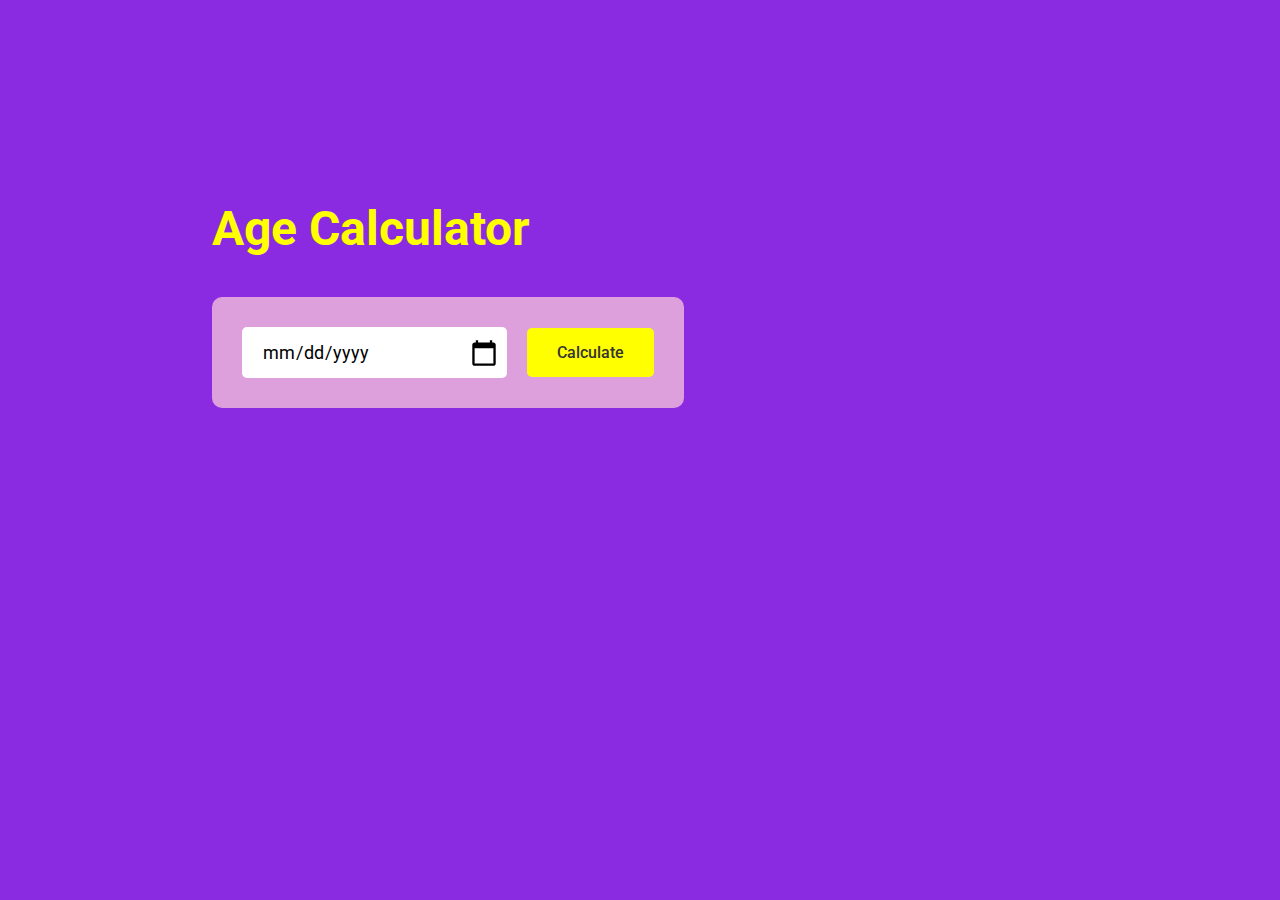
<file: Age Calculator/index.html>
<!DOCTYPE html>
<html lang="en">
<head>
    <meta charset="UTF-8">
    <meta name="viewport" content="width=device-width, initial-scale=1.0">
    <link rel="stylesheet" href="./style.css">
    <title>Age Calculator</title>
</head>
<body>
    <div class="container">
        <div class="heading">
            <h1>Age Calculator</h1>
        </div>
        <div class="date">
            <input type="date"  id="DOB">
            <button onclick="CalculateAge()">Calculate</button>
        </div>
        <p id="result"></p>
    </div>

    <script>

        let USerInput = document.getElementById("DOB")
        USerInput.max = new Date().toISOString().split("T")[0]
        let result = document.getElementById("result")

        function CalculateAge(){
            let BirthDate = new Date(USerInput.value)
            console.log(BirthDate)

            let d1 = BirthDate.getDate();
            let m1 = BirthDate.getMonth() + 1;
            let y1 = BirthDate.getFullYear();

            let today = new Date();

            let d2 = today.getDate();
            let m2 = today.getMonth() + 1;
            let y2 = today.getFullYear();

            let d3, m3, y3;

            y3 = y2 -y1;

            if(m2 >= m1){
                m3 = m2 - m1;
            }
            else{
                y3--
                m3 = 12 + m2 - m1;
            }

            if(d2 >= d1){
                d3 = d2 - d1;
            }
            else{
                m3--;
                d3 = getDays(y1, m1) + d2 - d1;
            }

            if(m3 < 0){
                m3 = 11;
                y3--;
            }
            result.innerHTML = `You are <span>${y3}</span> years, <span>${m3}</span> months, <span>${d3}</span> Days Old.` 
        }

        function getDays(year, month){
            return new Date(year, month, 0).getDate();
        }

    </script>
</body>
</html>
</file>
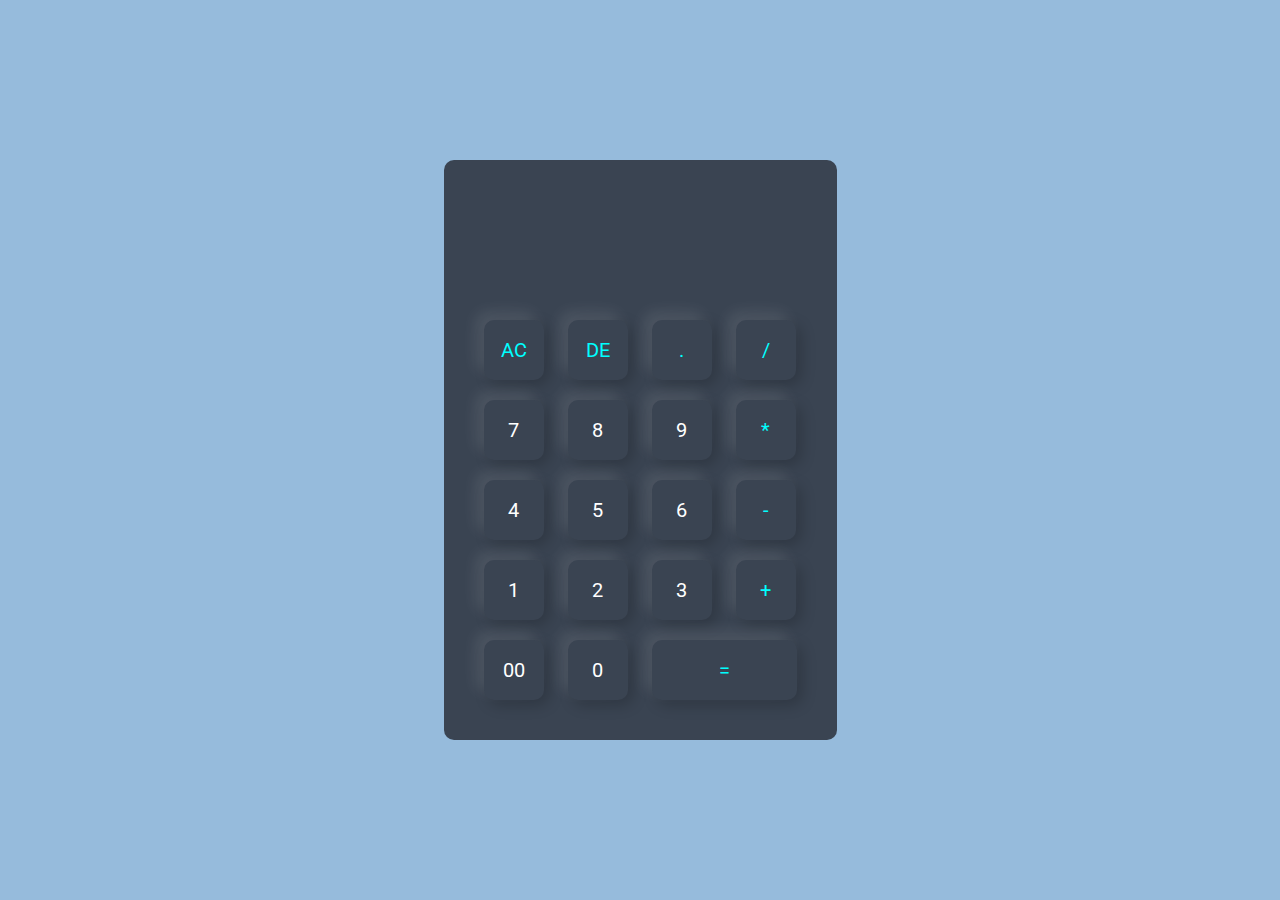
<file: Calculator/index.html>
<!DOCTYPE html>
<html lang="en">
<head>
    <meta charset="UTF-8">
    <meta name="viewport" content="width=device-width, initial-scale=1.0">
    <link rel="stylesheet" href="./style.css">
    <title>Calculator</title>
</head>
<body>
    <div class="container">
        <form>
            <div class="display">
                <input type="text" name="display" id="">
            </div>
            <div>
                <input type="button" value="AC" onclick="display.value = ''" class="operator">
                <input type="button" value="DE" onclick="display.value = display.value.toString().slice(0, -1)" class="operator">
                <input type="button" value="." onclick="display.value += '.'" class="operator">
                <input type="button" value="/" onclick="display.value += '/'" class="operator">
            </div>
            <div>
                <input type="button" value="7" onclick="display.value += '7'">
                <input type="button" value="8" onclick="display.value += '8'">
                <input type="button" value="9" onclick="display.value += '9'">
                <input type="button" value="*" onclick="display.value += '*'" class="operator">
            </div>
            <div>
                <input type="button" value="4" onclick="display.value += '4'">
                <input type="button" value="5" onclick="display.value += '5'">
                <input type="button" value="6" onclick="display.value += '6'">
                <input type="button" value="-" onclick="display.value += '-'" class="operator">
            </div>
            <div>
                <input type="button" value="1" onclick="display.value += '1'">
                <input type="button" value="2" onclick="display.value += '2'">
                <input type="button" value="3" onclick="display.value += '3'">
                <input type="button" value="+" onclick="display.value += '+'" class="operator">
            </div>
            <div>
                <input type="button" value="00" onclick="display.value += '00'">
                <input type="button" value="0" onclick="display.value += '0'">
                <input type="button" value="=" class="equal operator" onclick="display.value = eval(display.value)">
            </div>
        </form>
    </div>
</body>
</html>
</file>
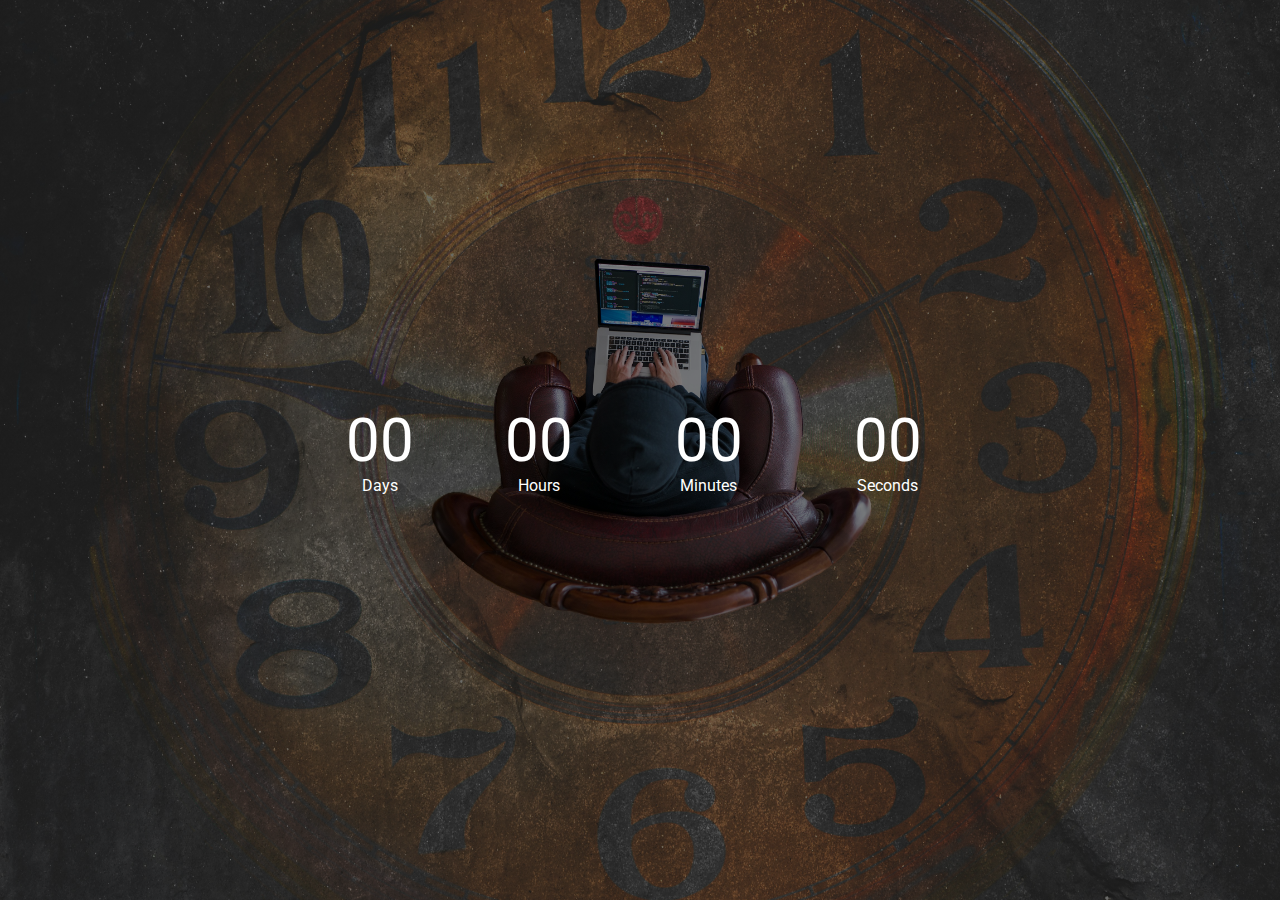
<file: date/index.html>
<!DOCTYPE html>
<html lang="en">
<head>
    <meta charset="UTF-8">
    <meta name="viewport" content="width=device-width, initial-scale=1.0">
    <link rel="stylesheet" href="./style.css">
    <title>Date</title>
</head>
<body>
    <div class="container">
        <div class="row">
            <div class="box">
                <p id="Day">00</p>
                <span>Days</span>
            </div>
            <div class="box">
                <p id="Hour">00</p>
                <span>Hours</span>
            </div>
            <div class="box">
                <p id="Minute">00</p>
                <span>Minutes</span>
            </div>
            <div class="box">
                <p id="Second">00</p>
                <span>Seconds</span>
            </div>
        </div>
    </div>

    <script> 
        var date = new Date("16 Feb, 2025").getTime();
        console.log(date)
        var x = setInterval(() => {
            var now = new Date().getTime();
            var distance = date - now;

            var day = Math.floor(distance/(1000*60*60*24))
            var hour = Math.floor(distance % (1000*60*60*24)/(1000*60*60))
            var minute = Math.floor(distance % (1000*60*60)/(1000*60))
            var second = Math.floor(distance % (1000*60)/(1000))
           
            document.getElementById("Day").innerHTML = day
            document.getElementById("Hour").innerHTML = hour
            document.getElementById("Minute").innerHTML = minute
            document.getElementById("Second").innerHTML = second
            
        },1000)

       
        // var x = setInterval(() => {
        //     var now = new Date()

        //     var day = now.getDate()
        //     var hour = now.getHours()
        //     var minute = now.getMinutes()
        //     var second = now.getSeconds()
        //     document.getElementById("Day").innerHTML = day
        //     document.getElementById("Hour").innerHTML = hour
        //     document.getElementById("Minute").innerHTML = minute
        //     document.getElementById("Second").innerHTML = second
        // },1000)
    </script>
</body>
</html>
</file>
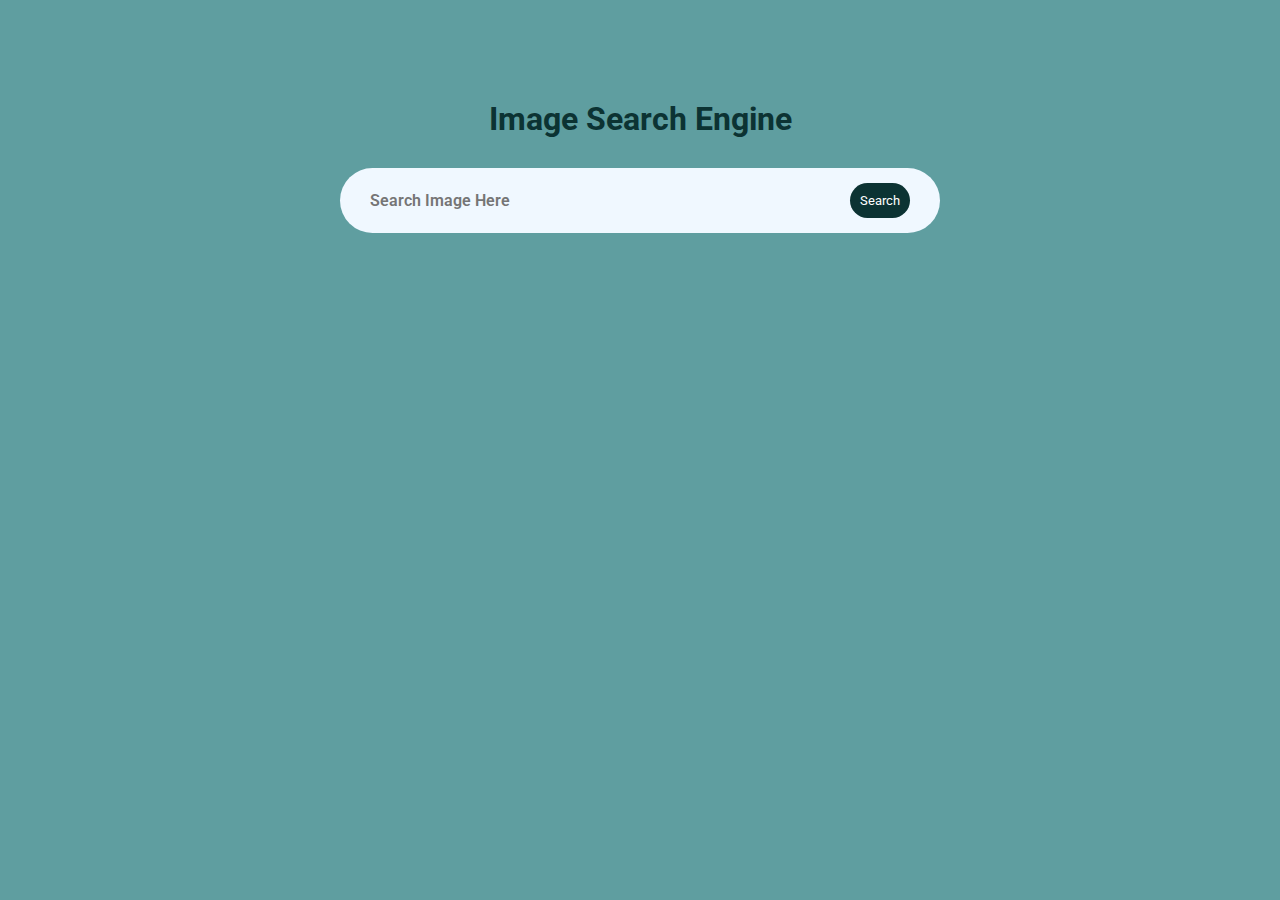
<file: Image search Engine/index.html>
<!DOCTYPE html>
<html lang="en">
<head>
    <meta charset="UTF-8">
    <meta name="viewport" content="width=device-width, initial-scale=1.0">
    <link rel="stylesheet" href="./style.css">
    <title>Image Search Engine</title>
</head>
<body>
    <div class="container">
        <h1>Image Search Engine</h1>

        <form id="search-form">
            <input type="text" id="search-pannel" placeholder="Search Image Here">
            <button class="btn">Search</button>
        </form>
        
       
    </div>
    <div id="search-result"> </div>
    <button class="btn show" id="show-more">Show More</button>

    <script src="./1.js"></script>
</body>
</html>
</file>
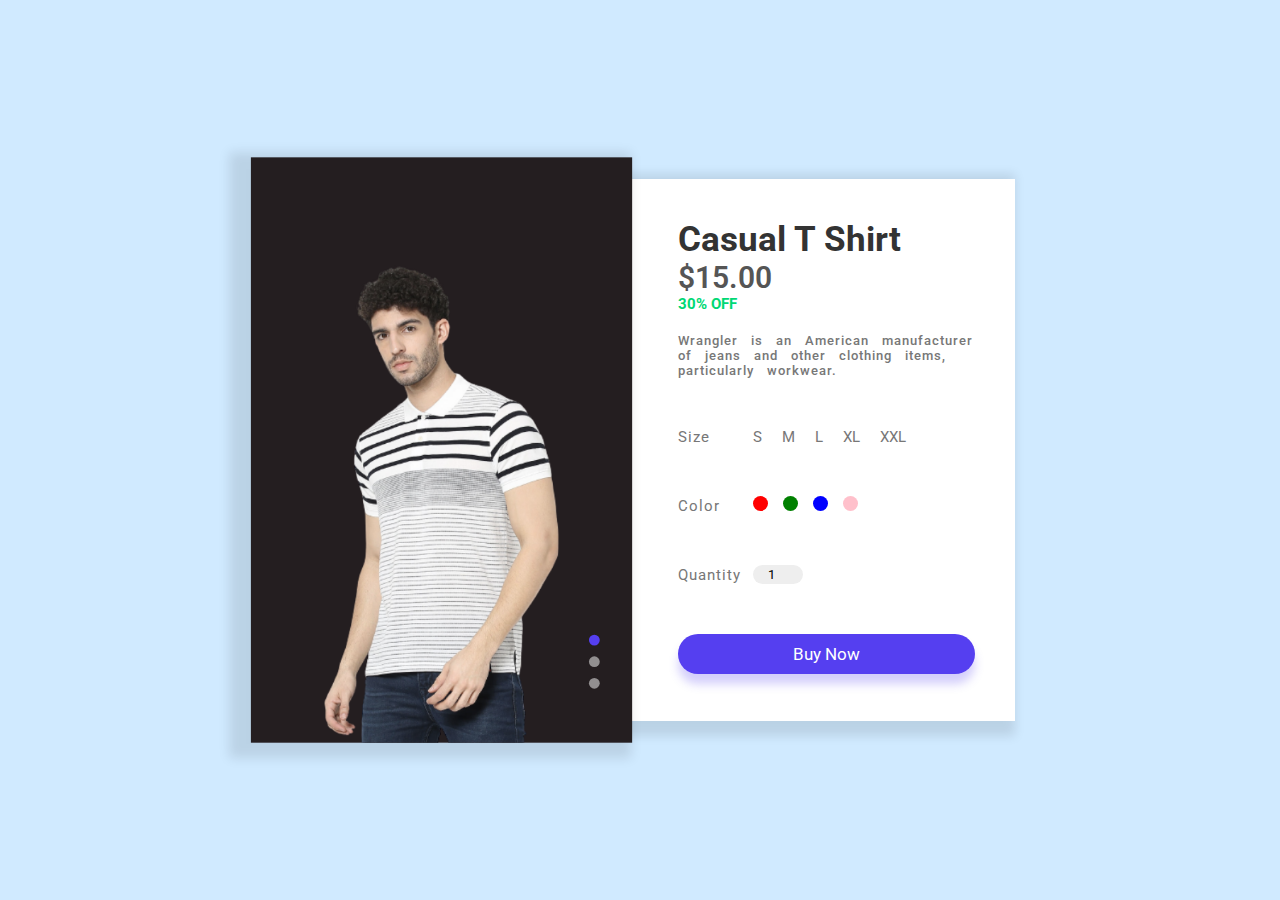
<file: Project-page/index.html>
<!DOCTYPE html>
<html lang="en">
<head>
    <meta charset="UTF-8">
    <meta name="viewport" content="width=device-width, initial-scale=1.0">
    <link rel="stylesheet" href="./style.css">
    <title>Project-page</title>
</head>
<body>
    <div class="container">
        <div class="product">
            <div class="image-box">
                <img src="./Images/image1.png" id="ProductImg">
                <div class="controls">
                    <span class="btn active"></span>
                    <span class="btn"></span>
                    <span class="btn"></span>
                </div>
            </div>
            <div class="details">       
                <h1>Casual T Shirt</h1>
                <h2>$15.00</h2>
                <h3>30% OFF</h3>
                <p>Wrangler is an American manufacturer of jeans and other clothing items, particularly workwear.</p>

                <form>
                    <div class="size-select">
                        <p>Size</p>
                        <label for="small">
                            <input type="radio" name="size" id="small">
                            <span>S</span>
                        </label>
                        <label for="medium">
                            <input type="radio" name="size" id="medium">
                            <span>M</span>
                        </label>
                        <label for="large">
                            <input type="radio" name="size" id="large">
                            <span>L</span>
                        </label>
                        <label for="x-large">
                            <input type="radio" name="size" id="x-large">
                            <span>XL</span>
                        </label>
                        <label for="xx-large">
                            <input type="radio" name="size" id="xx-large">
                            <span>XXL</span>
                        </label>
                    </div>

                    <div class="color-select">
                        <p>Color</p>
                        <label for="red">
                            <input type="radio" name="color" id="red">
                            <span class="color1"></span>
                        </label>
                        <label for="green">
                            <input type="radio" name="color" id="green">
                            <span class="color2"></span>
                        </label>
                        <label for="blue">
                            <input type="radio" name="color" id="blue">
                            <span class="color3"></span>
                        </label>
                        <label for="pink">
                            <input type="radio" name="color" id="pink">
                            <span class="color4"></span>
                        </label>
                        </label>
                    </div>

                    <div class="quantity-select">
                        <p>Quantity</p>
                        <input type="number" value="1">
                    </div>

                    <button>Buy Now</button>
                </form>
            </div>
        </div>
      
    </div>

    <script>

        let Image = document.getElementById("ProductImg");
        let btn = document.getElementsByClassName("btn");


        btn[0].onclick = function(){
            Image.src = "./Images/image1.png";

            for(a of btn){
                a.classList.remove("active");
            }
            this.classList.add("active")
        }
        btn[1].onclick = function(){
            Image.src = "./Images/image2.png";

            for(a of btn){
                a.classList.remove("active");
            }
            this.classList.add("active")
        }
        btn[2].onclick = function(){
            Image.src = "./Images/image3.png";

            for(a of btn){
                a.classList.remove("active");
            }
            this.classList.add("active")
        }

    </script>
</body>
</html>
</file>
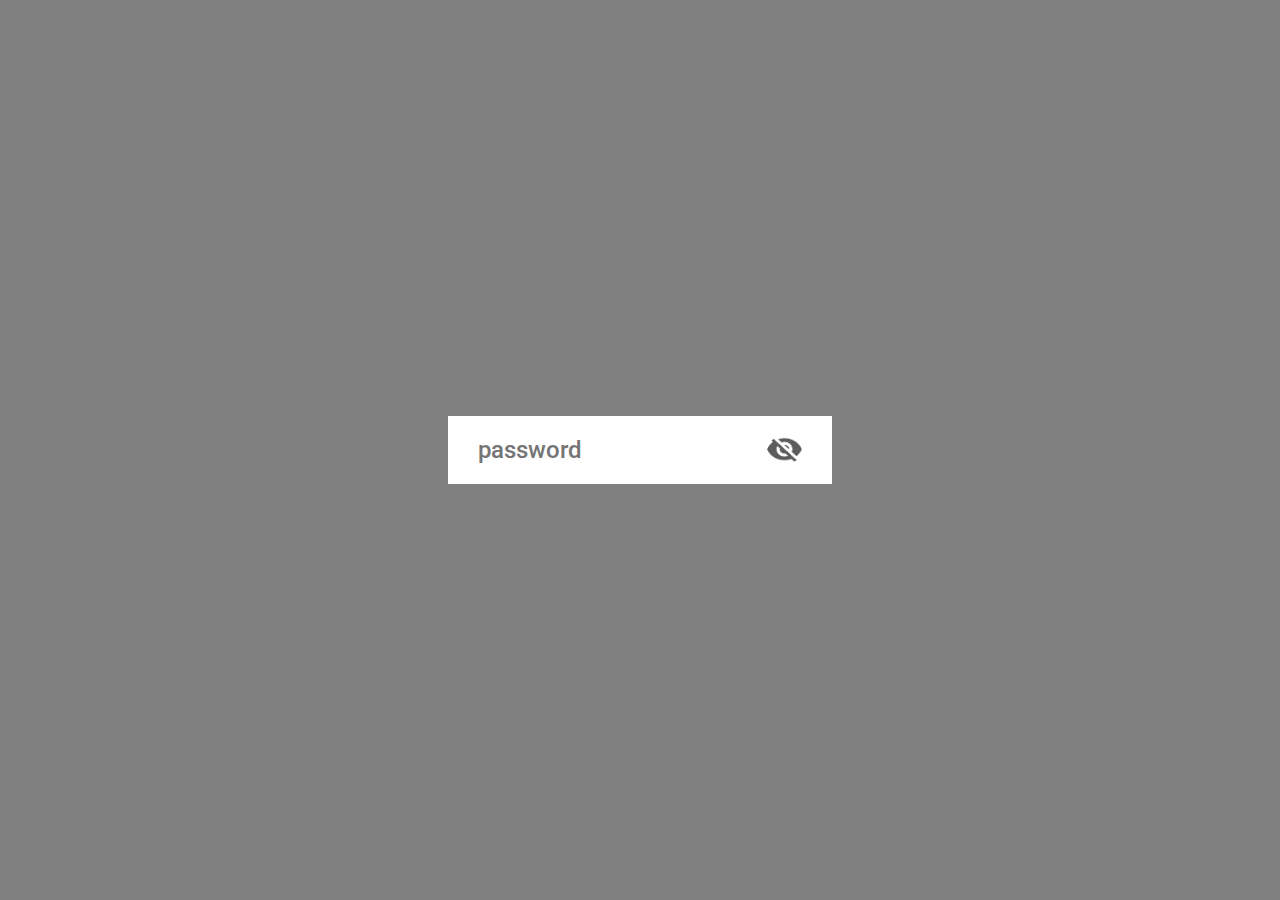
<file: PWD Toggel/index.html>
<!DOCTYPE html>
<html lang="en">
<head>
    <meta charset="UTF-8">
    <meta name="viewport" content="width=device-width, initial-scale=1.0">
    <link rel="stylesheet" href="./style.css">
    <title>PWD Toggel</title>
</head>
<body>
    <div class="container">
        <div class="input-box">
            <input type="password" placeholder="password" required id="password">
            <img src="./eye-close.png" id="eyeicon">
        </div>
    </div>

    <script>
        let eyeicon = document.getElementById("eyeicon")
        let password = document.getElementById("password")

        eyeicon.onclick = function(){
            if(password.type == "password"){
                password.type = "text";
                eyeicon.src = "./eye-open.png"
            }
            else{
                password.type = "password"
                eyeicon.src = "eye-close.png"
            }
        }
    </script>
</body>
</html>
</file>
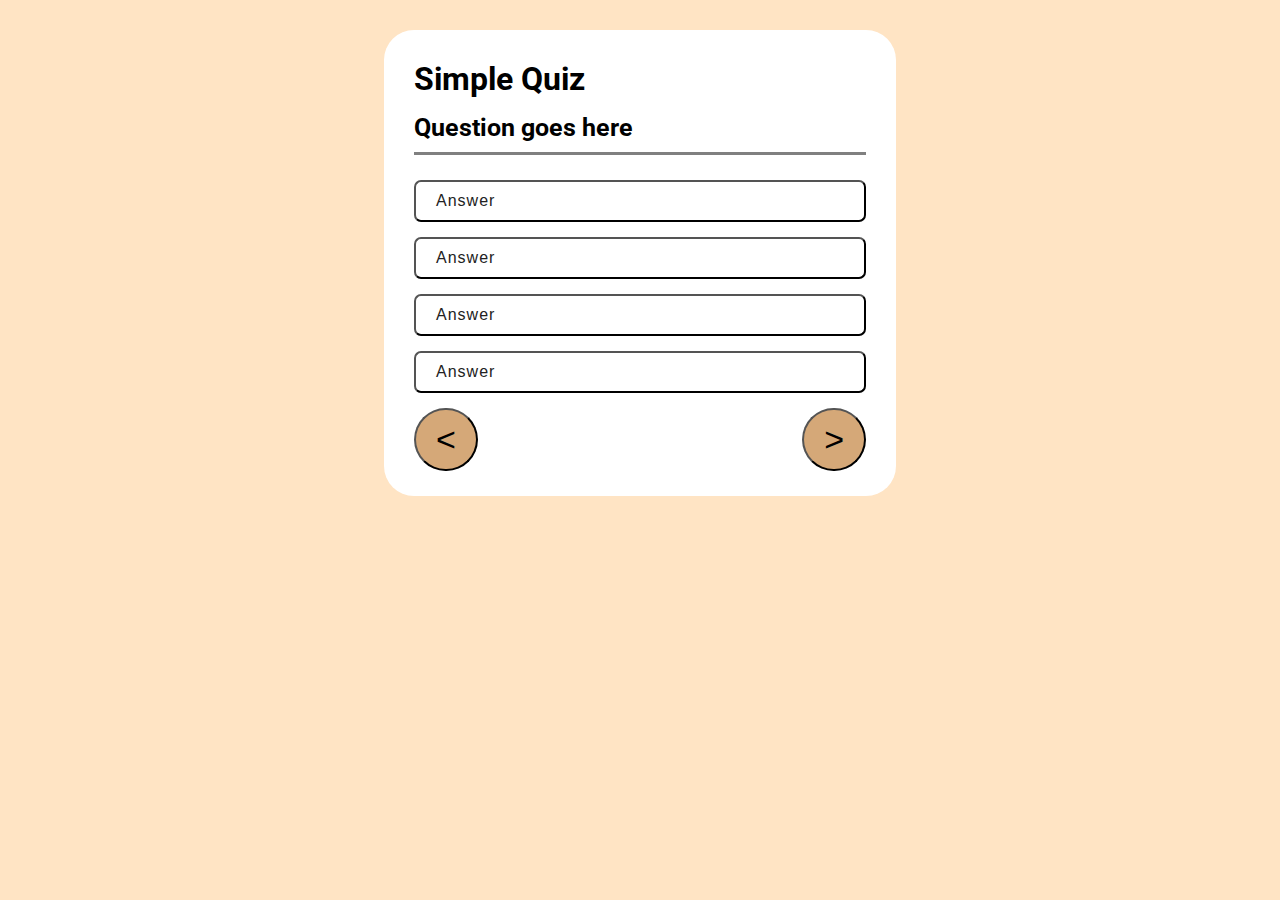
<file: Simple Quiz/index.html>
<!DOCTYPE html>
<html lang="en">
<head>
    <meta charset="UTF-8">
    <meta name="viewport" content="width=device-width, initial-scale=1.0">
    <link rel="stylesheet" href="./style.css">
    <title>Simple Quiz</title>
</head>
<body>
    <div class="app">
        <h1>Simple Quiz</h1>
        <div class="Quiz">
            <h3 id="que">Question goes here</h3>
            <div id="answer-btn">
                <button class="btn">Answer</button>
                <button class="btn">Answer</button>
                <button class="btn">Answer</button>
                <button class="btn">Answer</button>
            </div>
            <button class="back thing"><</button>
            <button class="next thing">></button>
        </div>
        
    </div>
    
    <script src="./1.js"></script>
</body>
</html>
</file>
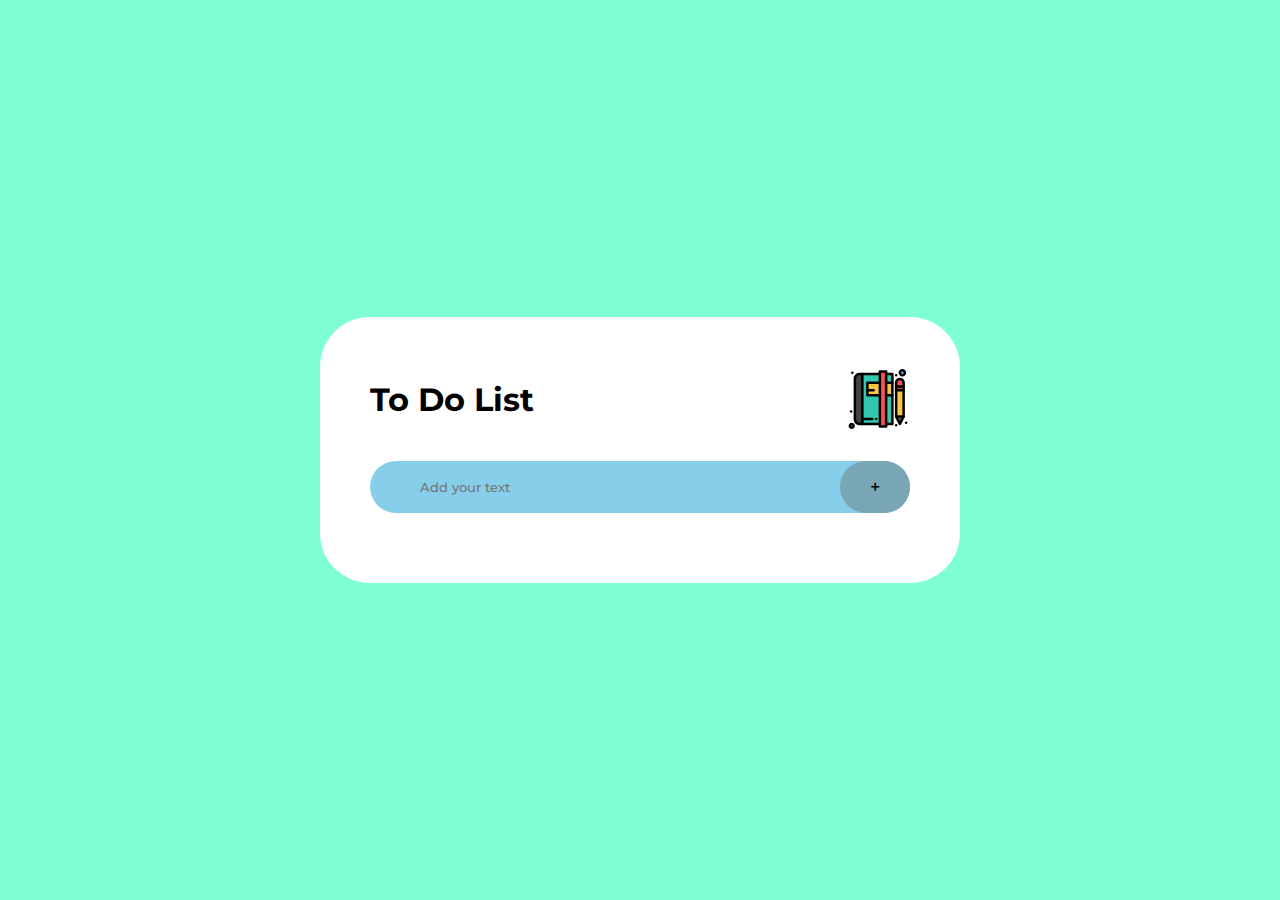
<file: To-do List/index.html>
<!DOCTYPE html>
<html lang="en">
<head>
    <meta charset="UTF-8">
    <meta name="viewport" content="width=device-width, initial-scale=1.0">
    <link rel="stylesheet" href="CSS/style.css">
    <title>To-do List</title>
</head>
<body>
    <div class="container">
        <div class="todo">
            <h1>To Do List</h1>
            <img src="./icons8-notepad-64.png" alt="Invalid-image">
        </div>

        <div class="row">
            <input type="text" id="input-box" placeholder="Add your text">
            <button onclick="addTask()">+</button>
        </div>
        
        <ul id="list-container">
           <!-- <li class="checked">Task 1</li>
           <li>Task 2</li>
           <li>Task 3</li> -->
        </ul>
    </div>

    <script src="1.js"></script>
</body>
</html>
</file>
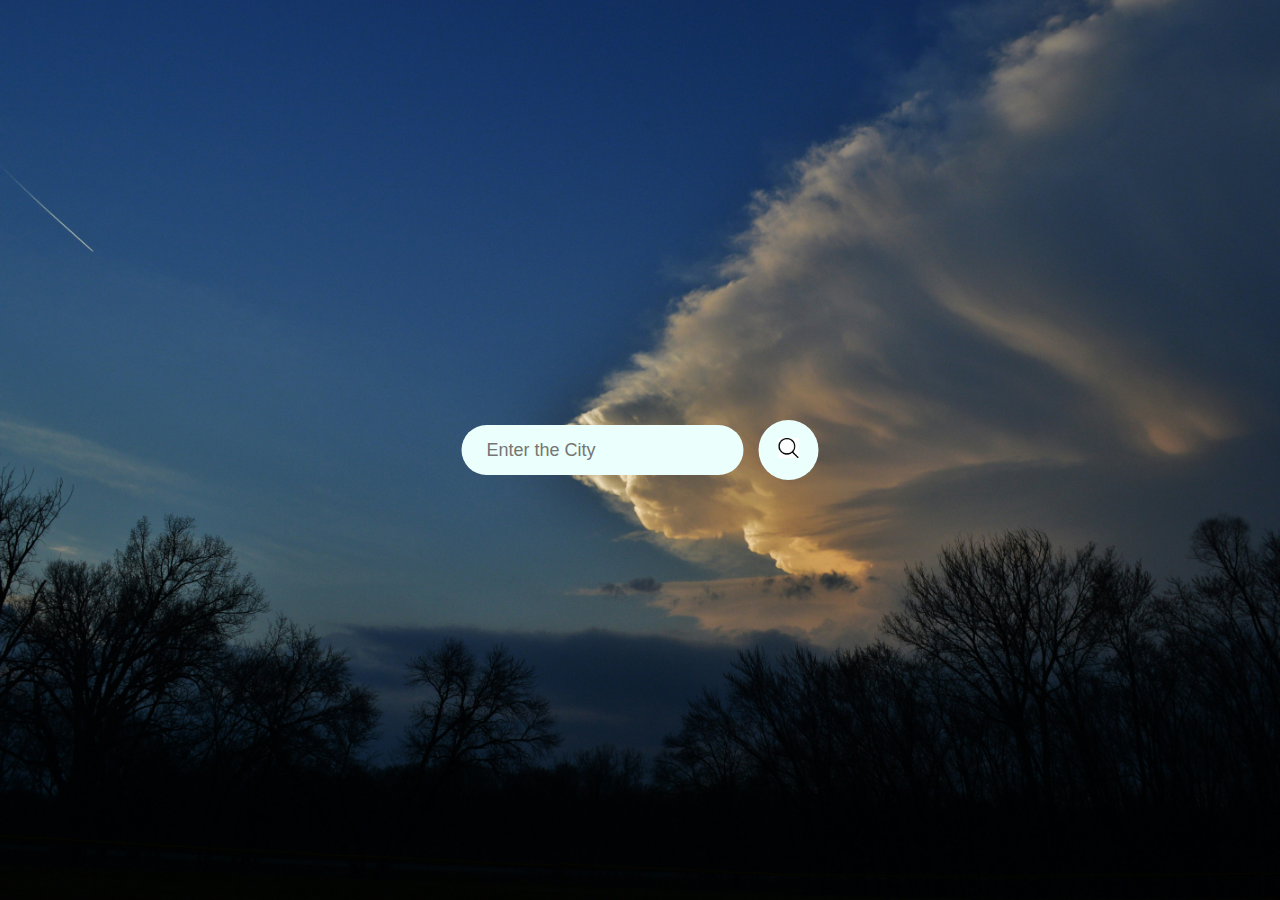
<file: Whether/index.html>
<!DOCTYPE html>
<html lang="en">
<head>
    <meta charset="UTF-8">
    <meta name="viewport" content="width=device-width, initial-scale=1.0">
    <link rel="stylesheet" href="CSS/Style.css">
    <title>Whether Status</title>
</head>
<body>
    <div class="container">  

        <div class="nav">
            <input type="text" placeholder="Enter the City">
            <button>
                <img src="images/search.png" alt="Invalid-image">
            </button>
        </div>

        <div class="error">
            <p>Invalid City Name</p>
            <p>Please enter valid city name</p>
        </div>

        <div class="desc">
            <div class="whether">
                <img src="images/sun.png" alt="Invalid-image" class="whether-icon">
                <h1 class="temp">22°C</h1>
                <h2 class="city">New York</h2>
            </div>
    
            <div class="details">
                <div class="col">
                    <img src="images/humidity1.png" alt="Invalid-image">
                    <div>
                        <p class="humidity">50%</p>
                        <p>Humidity</p>
                    </div>
                </div>
    
                <div class="col">
                    <img src="images/wind3.gif" alt="Invalid-image">
                    <div>
                        <p class="wind">15 Km/h</p>
                        <p>Wind Speed</p>
                    </div>
                </div>
            </div>
        </div>

    </div>

    <script>

        const apikey = '241ca733c6a1770096499b716340b86f';
        const apiurl = 'https://api.openweathermap.org/data/2.5/weather?units=metric&q=';

        const searchbox = document.querySelector('.nav input');
        const searchbtn = document.querySelector('.nav button');
        const icon = document.querySelector('.whether-icon');

        async function checkwhether(city){
            const response = await fetch(apiurl + city + `&appid=${apikey}`);

            if(response.status == 404){
                document.querySelector(".error").style.display = "block";
                document.querySelector(".desc").style.display = "none";
            }
            else{
                var data = await response.json();

                document.querySelector(".city").innerHTML = data.name;
                document.querySelector(".temp").innerHTML = data.main.temp + "°C";
                document.querySelector(".humidity").innerHTML = data.main.humidity + " %";
                document.querySelector(".wind").innerHTML = data.wind.speed + " km/h";

                if(data.weather[0].main == "Clouds"){
                    icon.src = "images/clouds.png";
                }
                else if(data.weather[0].main == "Clear"){
                    icon.src = "images/sun.png";
                }
                else if(data.weather[0].main == "Rain"){
                    icon.src = "images/heavy-rain.png";
                }
                else if(data.weather[0].main == "Drizzle"){
                    icon.src = "images/drizzle.png";
                }
                else if(data.weather[0].main == "Mist"){
                    icon.src = "images/mist.png";
                }

                document.querySelector(".desc").style.display = "block";
                document.querySelector(".error").style.display = "none";
            }
        
        }

        searchbtn.addEventListener("click", () => {
            checkwhether(searchbox.value);
        })

    </script>

</body>
</html>
</file>
<file: Age Calculator/style.css>
@import url('https://fonts.googleapis.com/css2?family=Montserrat:ital,wght@0,100..900;1,100..900&family=Poppins:ital,wght@0,100;0,200;0,300;0,400;0,500;0,600;0,700;0,800;0,900;1,100;1,200;1,300;1,400;1,500;1,600;1,700;1,800;1,900&family=Roboto:ital,wght@0,100..900;1,100..900&display=swap');

*{
    margin: 0;
    padding: 0;
    box-sizing: border-box;
    font-family: 'Roboto';
}

body{
    width: 100%;
    height: 100vh;
    background-color: blueviolet;
}

.container{
    position: absolute;
    width: 40%;
    top: 20%;
    left: 15%;
    padding: 20px;
}

.container h1{
    color: yellow;
    font-size: 48px;
}

.date{
    margin: 40px 0;
    background-color: plum;
    padding: 30px;
    border-radius: 10px;
    align-items: center;
    display: flex;
}

.date input{
    flex: 1;
    margin-right: 20px;
    padding: 14px 20px;
    border: 0;
    outline: 0;
    font-size: 18px;
    border-radius: 5px;
    position: relative;
}

.date button{
    padding: 15px 30px;
    color: #333;
    background-color: yellow;
    border: 0;
    outline: 0;
    border-radius: 5px;
    font-weight: 500;
    font-size: 16px;
    cursor: pointer;
}

.date input::-webkit-calendar-picker-indicator{
    top: 0;
    left: 0;
    right: 0;
    bottom: 0;
    width: auto;
    height: auto;
    background-position: calc(-100%, -10px);
    position: absolute;
    background-size: 30px;
    cursor: pointer;
    align-items: right;
    top: 20%;
    left: 85%;
}

#result{
    font-size: 18px;
    color: aliceblue;
}

#result span{
    font-size: 20px;
    color: yellow;
}
</file>
<file: Calculator/style.css>
@import url('https://fonts.googleapis.com/css2?family=Montserrat:ital,wght@0,100..900;1,100..900&family=Poppins:ital,wght@0,100;0,200;0,300;0,400;0,500;0,600;0,700;0,800;0,900;1,100;1,200;1,300;1,400;1,500;1,600;1,700;1,800;1,900&family=Roboto:ital,wght@0,100..900;1,100..900&display=swap');

*{
    margin: 0;
    padding: 0;
    box-sizing: border-box;
    font-family: 'Roboto';
}

body{
    width: 100%;
    height: 100vh;
    background: rgb(150, 187, 220);
    display: flex;
    align-items: center;
    justify-content: center;
}

.container{
    background-color: #3a4452;
    padding: 30px;
    border-radius: 10px;
}

.container form input{
    border: 0;
    outline: 0;
    width: 60px;
    height: 60px;
    margin: 10px;
    border-radius: 10px;
    box-shadow: -8px -8px 15px rgba(255, 255, 255, 0.1), 5px 5px 15px rgba(0, 0, 0, 0.2);
    background: transparent;
    font-size: 20px;
    color: #fff;
    cursor: pointer;
}

form .display{
    display: flex;
    justify-content: flex-end;
    margin: 20px 0;
}

form .display input{
    text-align: right;
    flex: 1;
    box-shadow: none;
    font-size: 45px;
}

.container form .equal{
    width: 145px;

}

form input.operator{
    color: aqua;
}
</file>
<file: date/style.css>
@import url('https://fonts.googleapis.com/css2?family=Montserrat:ital,wght@0,100..900;1,100..900&family=Poppins:ital,wght@0,100;0,200;0,300;0,400;0,500;0,600;0,700;0,800;0,900;1,100;1,200;1,300;1,400;1,500;1,600;1,700;1,800;1,900&family=Roboto:ital,wght@0,100..900;1,100..900&display=swap');

*{
    margin: 0;
    padding: 0;
    box-sizing: border-box;
    font-family: 'Roboto';
}

body{
    background-image: linear-gradient(rgba(0, 0, 0, 0.5), rgba(0, 0, 0, 0.5)), url('./kevin-ku-aiyBwbrWWlo-unsplash.jpg');
    background-position: center;
    background-size: cover;
    background-repeat: no-repeat;
}

.container{
    position: relative;
    width: 100%;
    height: 100vh;
}

.row{
    position: absolute;
    top: 50%;
    left: 50%;
    transform: translate(-50%,-50%);
    display: flex;
}

.box{
    margin: 20px;
    padding: 20px;
    text-align: center;
}

.box span{
    padding: 20px;
    color: #fff;
}

.box p{
    font-size: 60px;
    color: #fff;
}
</file>
<file: Image search Engine/style.css>
@import url('https://fonts.googleapis.com/css2?family=Montserrat:ital,wght@0,100..900;1,100..900&family=Poppins:ital,wght@0,100;0,200;0,300;0,400;0,500;0,600;0,700;0,800;0,900;1,100;1,200;1,300;1,400;1,500;1,600;1,700;1,800;1,900&family=Roboto:ital,wght@0,100..900;1,100..900&display=swap');

*{
    margin: 0;
    padding: 0;
    box-sizing: border-box;
    font-family: 'Roboto';
}

body{   
    background-color: cadetblue;
}

.container{
    width: 50%;
    margin: auto;
    margin-top: 80px;
    padding: 20px;
    color: rgb(12, 51, 51);
    text-align: center;
}

h1{
    text-align: center;
}

#search-form{
    display: flex;
    background-color: aliceblue;
    padding: 15px 30px;  
    margin-top: 30px;
    border-radius: 50px;
}

#search-pannel{
    width: 100%;
    background-color: aliceblue;
    outline: none;
    border: none;
    font-size: 16px;
    color: rgb(12, 51, 51);
    font-weight: 600;
}


.btn{
    padding: 10px;
    border: 0;
    outline: 0;
    background-color: rgb(12, 51, 51);
    color: white;
    border-radius: 20px;
    cursor: pointer;
}

.show{
    margin: 20px auto 100px;
    display: none;
}

#search-result{
    width: 80%;
    display: grid;
    margin: 100px auto 50px;
    grid-template-columns: 1fr 1fr 1fr;
    grid-gap: 40px;
}

#search-result img{
    width: 100%;
    height: 230px;
    object-fit: cover;
    object-position: center;
    border-radius: 5px;
}
</file>
<file: Project-page/style.css>
@import url('https://fonts.googleapis.com/css2?family=Montserrat:ital,wght@0,100..900;1,100..900&family=Poppins:ital,wght@0,100;0,200;0,300;0,400;0,500;0,600;0,700;0,800;0,900;1,100;1,200;1,300;1,400;1,500;1,600;1,700;1,800;1,900&family=Roboto:ital,wght@0,100..900;1,100..900&display=swap');

*{
    margin: 0;
    padding: 0;
    box-sizing: border-box;
    font-family: 'Roboto';
}

.container{
    width: 100%;
    background: #d0eaff;
    min-height: 100vh;
    align-items: center;
    display: flex;
    justify-content: center;
}

.product{
    width: 90%;
    max-width: 750px;
    display: flex;
}

.image-box{
    flex-basis: 47%;
    background: #241e20;
    transform: scale(1.08);
    box-shadow: -10px 5px 10px 10px rgba(0, 0, 0, 0.1);
    position: relative;
}

.image-box img{
    width: 100%;
    display: block;
    padding-top: 100px;
}

.details{
    flex-basis: 53%;
    background: #fff;
    padding: 40px;
    padding-left: 60px;
    box-shadow: -10px 5px 10px 10px rgba(0, 0, 0, 0.1);
    font-size: 13px;
    font-weight: 500;
    color: #777;
}

.details h1{
    color: #333;
    font-size: 35px;
}

.details h2{
    color: #555;
    font-size: 30px;
    font-weight: 600;
}

.details h3{
    color: #00d874;
    margin-bottom: 20px;
}

.details p{
    word-spacing: 9px;
    letter-spacing: 1px;
}

.details form{
    font-size: 15px;
    font-weight: 400;
}

.size-select{
    display: flex;
    align-items: center;
    margin-top: 50px;
}

.size-select p{
    width: 70px;
}

.size-select input:checked + span{
    color: blue;
    font-weight: 600;
}

.size-select input{
    display: none;
}

.size-select span{
    padding: 5px;
    margin-right: 10px;
}

.color-select{
    display: flex;
    align-items: center;
    margin-top: 50px;
}

.color-select p{
    width: 75px;
}

.color-select span{
    display: inline-block;
    width: 15px;
    height: 15px;
    border-radius: 50%;
    margin-right: 15px;
    cursor: pointer;
}


.color1{
    background-color: red;
}
.color2{
    background-color: green;
}
.color3{
    background-color: blue;
}
.color4{
    background-color: pink;
}

.color-select input{
    display: none;
}

.color-select input:checked + span{
    transform: scale(0.7);
    box-shadow: 0 0 0 4px #fff, 0 0 0 6px #000;
}   

.quantity-select{
    display: flex;
    align-items: center;
    margin-top: 50px;
}

.quantity-select p{
    width: 75px;
}

.quantity-select input{
    background-color: #eee;
    border: 0;
    outline: 0;
    padding: 2px 2px 2px 15px;
    width: 50px;
    border-radius: 12px;
}

form button{
    background-color: #553ff0;
    color: #fff;
    font-size: 17px;
    width: 100%;
    padding: 10px;
    border-radius: 30px;
    border: 0;
    outline: 0;
    margin-top: 50px;
    box-shadow: 0 10px 10px rgba(85, 63, 240, 0.25);
    cursor: pointer;
}

.controls{
    position: absolute;
    bottom: 40px;
    right: 20px;
}

.btn{
    display: block;
    width: 10px;
    height: 10px;
    border-radius: 50%;
    background-color: rgba(255, 255, 255, 0.5);
    margin: 10px;
    cursor: pointer;
}

.btn.active{
    background-color: #553ff0;
}
</file>
<file: PWD Toggel/style.css>
@import url('https://fonts.googleapis.com/css2?family=Montserrat:ital,wght@0,100..900;1,100..900&family=Poppins:ital,wght@0,100;0,200;0,300;0,400;0,500;0,600;0,700;0,800;0,900;1,100;1,200;1,300;1,400;1,500;1,600;1,700;1,800;1,900&family=Roboto:ital,wght@0,100..900;1,100..900&display=swap');

*{
    margin: 0;
    padding: 0;
    box-sizing: border-box;
    font-family: 'Roboto';
}

body{
    background-color: gray;
}

.container{
    position: absolute;
    top: 50%;
    left: 50%;
    transform: translate(-50%, -50%);
    padding: 10px 20px;
    background-color: #fff;
    width: 30%;
}

.input-box{
    width: 100%;
    display: flex;
    justify-content: space-between;
    padding: 10px;
}

.input-box input{
    font-size: 24px;
    font-weight: 500;
    border: 0;
    outline: 0;
    width: 100%;
    color: #555;
}

.input-box img{
    width: 35px;
    cursor: pointer;
    border-radius: 50%;
}
</file>
<file: Simple Quiz/style.css>
@import url('https://fonts.googleapis.com/css2?family=Montserrat:ital,wght@0,100..900;1,100..900&family=Poppins:ital,wght@0,100;0,200;0,300;0,400;0,500;0,600;0,700;0,800;0,900;1,100;1,200;1,300;1,400;1,500;1,600;1,700;1,800;1,900&family=Roboto:ital,wght@0,100..900;1,100..900&display=swap');

*{
    margin: 0;
    padding: 0;
    box-sizing: border-box;
}

body{
    font-family: 'Roboto';
    background-color:bisque;
}

.app{
    padding: 30px;
    padding-bottom: 10px;
    text-align: left;
    width: 40%;
    margin: 30px auto;
    background: white;
    border-radius: 30px;
}

.Quiz{
    padding: 15px 0;
}

#que{
    font-size: 25px;
    padding-bottom: 10px;
    border-bottom: 3px solid gray;
}

#answer-btn{
    margin: 10px 0;
    display: block;
}

.btn{
    width: 100%;
    text-align: left;
    padding: 10px;
    margin-top: 15px ;
    font-size: 16px;
    font-weight: 500;
    background-color: #fff;
    color: #222;
    border-radius: 7px;
    letter-spacing: 1px;
    padding-left: 20px;
    cursor: pointer;
}

.btn:hover:not([disabled]){
    background-color: black;
    color: #fff;
}

.btn:disabled{
    cursor: no-drop;
}

.thing{
    background-color: rgb(213, 168, 120);
    padding: 10px 20px;
    font-size: 34px;
    border-radius: 50px;
    cursor: pointer;
    margin-top: 5px;
    display: inline;
}

.next{
    float: right;
}

.next::after{
    content: '';
    display: block;
    clear: both;
}

.correct{
    background-color: #9aeabc;
}

.incorrect{
    background-color: #ff9393;
}
</file>
<file: To-do List/CSS/style.css>
@import url('https://fonts.googleapis.com/css2?family=Montserrat:ital,wght@0,100..900;1,100..900&family=Poppins:ital,wght@0,100;0,200;0,300;0,400;0,500;0,600;0,700;0,800;0,900;1,100;1,200;1,300;1,400;1,500;1,600;1,700;1,800;1,900&display=swap');

*{
    margin: 0;
    padding: 0;
    font-family: 'Montserrat';
    box-sizing: border-box;
}

body{
    position: relative;
    background-color: aquamarine;
    height: 100vh;
}

.container{
    position: absolute;
    top: 50%;
    left: 50%;
    transform: translate(-50%, -50%);
    width: 50%;
    /* height: 100%; */
    /* min-height: 100vh; */
    background-color: white;
    padding: 50px 50px;  
    /* border: 2px solid black; */
    /* text-align: center; */
    border-radius: 50px;
}

.todo{
    display:flex;
    align-items: center;
    justify-content: space-between;
    /* margin: 50px 100px; */
    margin-bottom: 30px;
}

.row{
    width: 100%;
    display: flex;
    justify-content: space-between;
    background-color: skyblue;
    align-items: center;
    border-bottom: none;
    border-radius: 30px;
}

.row input{
    flex: 1;
    width: 100%;
    background: transparent;
    color: black;
    padding: 15px 50px;
    border: none;
    outline: none;
    font-weight: 500;
    
}

.row button{
    flex-direction: right;
    outline: none;
    border: none;
    padding: 15px 30px;
    background-color: rgb(120, 166, 181);
    border-radius: 50px;
    font-size: large;
    font-weight: 500;
    cursor: pointer;
}

#list-container{
    margin-top: 20px;
}

ul li{
    list-style: none;
    font-size: 16px;
    user-select: none;
    padding: 12px 8px 12px 50px;
    cursor: pointer;
    position: relative;
}

ul li::before{
    content: '';
    position: absolute;
    height: 28px;
    width: 28px;
    border-radius: 50%;
    background-image: url(../unchecked.png);
    background-position: center;
    background-size: cover;
    top: 9px;
    left: 10px;
}

ul li.checked{
    color: #555;
    text-decoration: line-through;
}

ul li.checked::before{
    background-image: url(../check-mark.png);
}

ul li span{
    position: absolute;
    right: 0;
    top: 9px;
    width: 40px;
    height: 25px;
    text-align: center;
}

ul li span:hover{
    background-color: #555;
    border-radius: 50%;
}
</file>
<file: Whether/CSS/Style.css>
@import url('https://fonts.googleapis.com/css2?family=Poppins:ital,wght@0,100;0,200;0,300;0,400;0,500;0,600;0,700;0,800;0,900;1,100;1,200;1,300;1,400;1,500;1,600;1,700;1,800;1,900&display=swap');

*{
    margin: 0;
    padding: 0;
    box-sizing: border-box;
    font-size: 20px;
}

body{
    font-family: 'Poppins';
    position: relative;
    height: 100vh;
    background-image: linear-gradient(rgba(0, 0, 0, -0.5), rgba(0, 0, 0, -0.5)), url("../images/background.jpg");
    background-position: center;
    background-repeat: none;
    background-size: cover;
}

.container{
    position: absolute;
    /* width: 90%; */
    /* max-width: fit-content; */
    color: #fff;
    text-align: center;
    top: 50%;
    left: 50%;
    transform: translate(-50%, -50%);
    border-radius: 20px;
    padding:40px 35px ;
}

.nav{
    width: 100%;
    display: flex;
    align-items: center;
    justify-content: space-between;
}

.nav input{
    border: 0;
    outline: 0;
    background-color: #ebfffc;
    color: #555;
    padding: 10px 25px;
    border-radius: 30px;
    height: 50px;
    flex: 1;
    font-size: 18px;
    margin-right: 15px;
}

.nav button{
    border: 0;
    outline: 0;
    background-color: #ebfffc;
    border-radius: 50%;
    width: 60px;
    height: 60px;
    cursor: pointer;
}

.nav button img{
    width: 20px;
}

.whether .whether-icon{
    margin-top: 30px;
    width: 170px;
}

.whether h1{
    font-size: 80px;
    font-weight: 500;
}

.whether h2{
    font-size: 45px;
    font-weight: 400;
    margin-top: -10px;
}

.details{
    display: flex;
    align-items: center;
    justify-content: space-between;
    width: 100%;
    padding: 0 20px;
    margin-top: 50px;
}

.col{
    display: flex;
    align-items: left;
    justify-content: space-between;
}

.col img{
    width: 50px;
    margin-right: 10px;
}

.col p{
    margin-right: 15px;
}

.humidity, .wind{
    font-size: 25px;
    margin-top: -10px;
    font-weight: 500;
}

.desc{
    display: none;
}

.error{
    color: red;
    margin-top: 20px;
    padding: 10px;
    border-radius: 20px;
    display: none;
}
</file>
